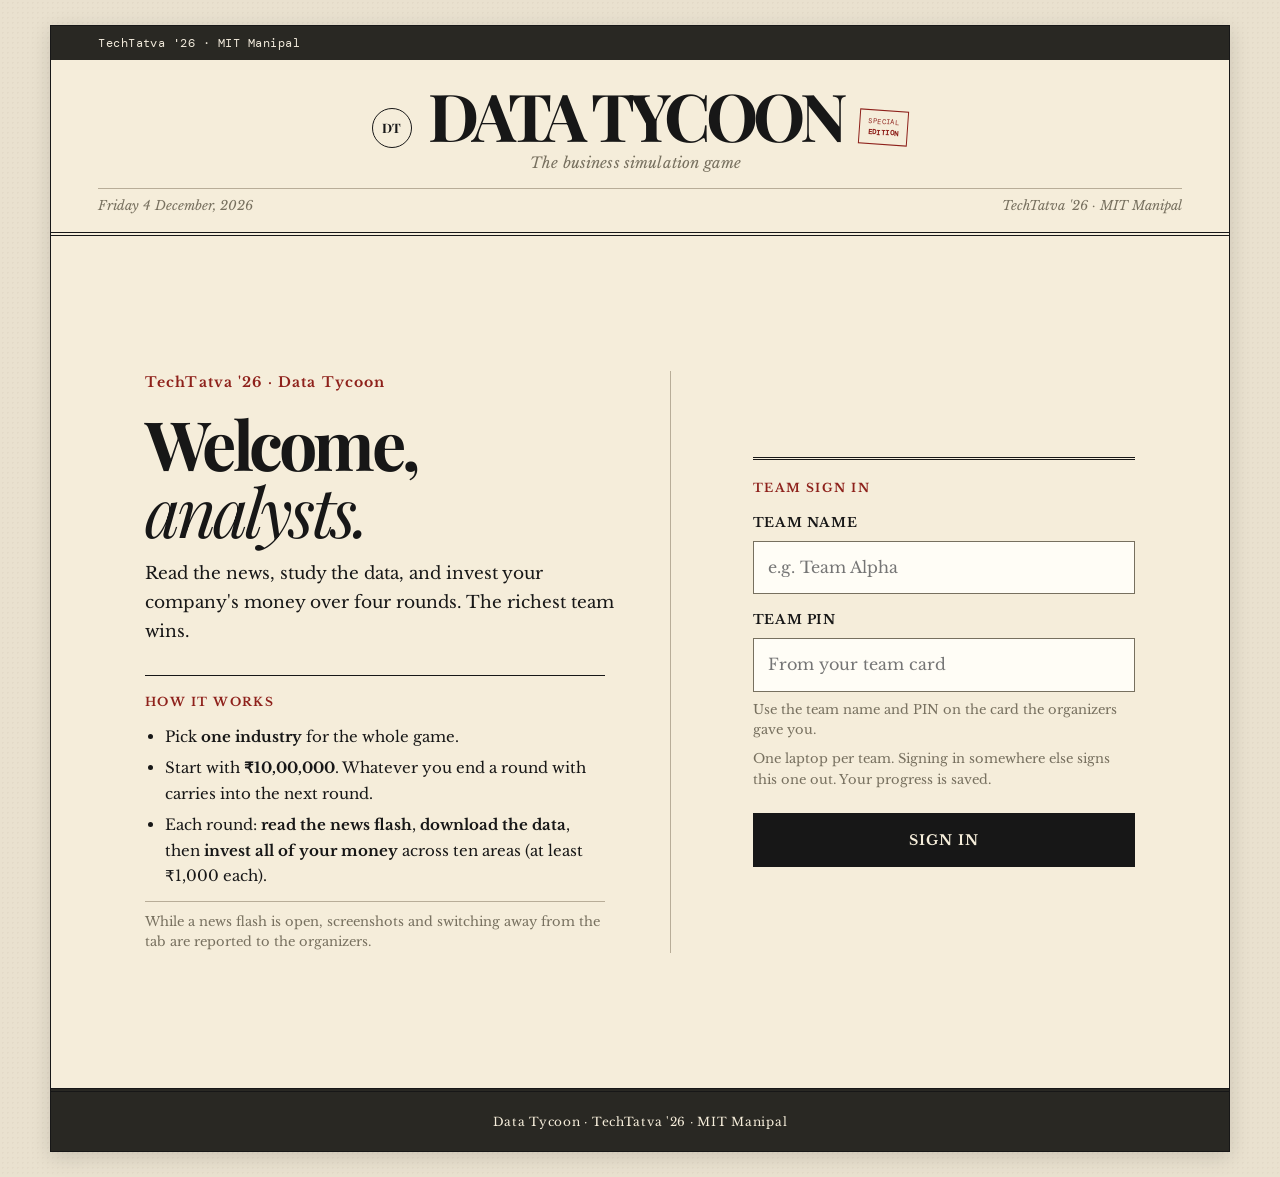
<file: public/index.html>
<!doctype html>
<html lang="en">
<head>
  <meta charset="utf-8" />
  <meta name="viewport" content="width=device-width, initial-scale=1" />
  <meta name="theme-color" content="#f5edda" />
  <meta name="description" content="The Daily Data: read the market news, analyse the data, invest your budget. Data Tycoon, TechTatva '26." />
  <title>The Daily Data | Data Tycoon</title>
  <link rel="icon" href="./favicon.svg" type="image/svg+xml" />
  <link rel="preload" href="./fonts/libre-baskerville-normal-400.woff2" as="font" type="font/woff2" crossorigin />
  <link rel="stylesheet" href="./src/fonts.css?v=90" />
  <link rel="stylesheet" href="./src/styles.css?v=90" />
  <link rel="stylesheet" href="./src/editorial.css?v=90" />
  <link rel="stylesheet" href="./src/gameflow.css?v=90" />
  <link rel="stylesheet" href="./src/newsroom.css?v=90" />
  <script type="module" src="./src/app.js?v=90"></script>
</head>
<body>
  <div class="paper-frame" id="appRoot">
    <div class="utility-bar">
      <span class="utility-event">TechTatva '26 · MIT Manipal</span>
      <span id="utilityStatus" class="utility-status"></span>
      <button id="signOut" class="utility-login" type="button" data-action="sign-out" hidden>Sign out</button>
    </div>
    <header class="masthead">
      <div class="brand-lockup"><span class="brand-seal" aria-hidden="true">DT</span><a class="masthead-link" href="/" data-action="home"><h1>DATA TYCOON</h1><p class="subtitle">The business simulation game</p></a><span class="edition-stamp">SPECIAL<br><b>EDITION</b></span></div>
      <div class="dateline"><span id="datelineDate"></span><span id="datelineEdition">TechTatva '26 · MIT Manipal</span></div>
    </header>
    <div id="statusStrip" class="breaking-strip status-strip" hidden><b>Live</b><div class="ticker" aria-label="Live standings and game settings"><span id="statusText" class="ticker-track"></span></div></div>
    <nav id="steps" class="desk-tabs" aria-label="Game sections" hidden></nav>
    <main id="page" class="page" tabindex="-1">
      <noscript><p class="lead">Data Tycoon needs JavaScript enabled.</p></noscript>
      <p class="press-loading">Loading…</p>
    </main>
    <footer>Data Tycoon · TechTatva '26 · MIT Manipal</footer>
  </div>

  <div id="flash" class="news-overlay" hidden role="dialog" aria-modal="true" aria-labelledby="flashTitle">
    <section class="news-paper flash-document-paper">
      <div class="flash-bar"><span id="flashTitle">News flash</span><span id="flashHint">Time left</span><span id="flashTimer" aria-live="off">05:00</span></div>
      <div class="flash-document-frame" role="document" aria-label="Round flash document"><div id="flashPages" class="flash-pages"></div></div>
      <div id="flashTimerNotice" class="screen-locked">Once you close the flash, it cannot be opened again.</div>
      <button id="flashClose" class="flash-finish-button" type="button" data-action="close-flash">Done reading</button>
    </section>
    <div id="flashShield" class="flash-shield" aria-hidden="true"><p id="flashShieldText">Flash hidden</p></div>
    <div id="flashLeaveCard" class="flash-leave" hidden role="alertdialog" aria-labelledby="flashLeaveTitle">
      <div class="flash-leave-card">
        <span class="article-label">Heads up</span>
        <h2 id="flashLeaveTitle">You left the flash</h2>
        <p>You were away for <b data-away-seconds>a few seconds</b>. Switching tabs or apps, or opening a screenshot tool, while a flash is open is reported to the organizers.</p>
        <p class="leave-note">The timer kept running while you were away.</p>
        <button type="button">Keep reading</button>
      </div>
    </div>
  </div>

  <dialog id="confirmDialog" class="press-dialog">
    <form method="dialog">
      <span class="article-label">Please confirm</span>
      <h2 id="confirmTitle">Are you sure?</h2>
      <p id="confirmBody"></p>
      <div class="dialog-actions">
        <button class="ghost" value="cancel" type="submit">Cancel</button>
        <button id="confirmOk" value="ok" type="submit">Confirm</button>
      </div>
    </form>
  </dialog>
  <div id="toasts" class="toasts" aria-live="polite"></div>
</body>
</html>
</file>
<file: public/src/fonts.css>
/* Self-hosted newspaper fonts (latin subset): Libre Baskerville, Playfair Display, DM Mono. */
@font-face { font-family: "DM Mono"; font-style: normal; font-weight: 400; font-display: swap; src: url("../fonts/dm-mono-normal-400.woff2") format("woff2"); unicode-range: U+0000-00FF, U+0131, U+0152-0153, U+02BB-02BC, U+02C6, U+02DA, U+02DC, U+0304, U+0308, U+0329, U+2000-206F, U+20AC, U+2122, U+2191, U+2193, U+2212, U+2215, U+FEFF, U+FFFD; }
@font-face { font-family: "DM Mono"; font-style: normal; font-weight: 500; font-display: swap; src: url("../fonts/dm-mono-normal-500.woff2") format("woff2"); unicode-range: U+0000-00FF, U+0131, U+0152-0153, U+02BB-02BC, U+02C6, U+02DA, U+02DC, U+0304, U+0308, U+0329, U+2000-206F, U+20AC, U+2122, U+2191, U+2193, U+2212, U+2215, U+FEFF, U+FFFD; }
@font-face { font-family: "Libre Baskerville"; font-style: italic; font-weight: 400; font-display: swap; src: url("../fonts/libre-baskerville-italic-400.woff2") format("woff2"); unicode-range: U+0000-00FF, U+0131, U+0152-0153, U+02BB-02BC, U+02C6, U+02DA, U+02DC, U+0304, U+0308, U+0329, U+2000-206F, U+20AC, U+2122, U+2191, U+2193, U+2212, U+2215, U+FEFF, U+FFFD; }
@font-face { font-family: "Libre Baskerville"; font-style: normal; font-weight: 400; font-display: swap; src: url("../fonts/libre-baskerville-normal-400.woff2") format("woff2"); unicode-range: U+0000-00FF, U+0131, U+0152-0153, U+02BB-02BC, U+02C6, U+02DA, U+02DC, U+0304, U+0308, U+0329, U+2000-206F, U+20AC, U+2122, U+2191, U+2193, U+2212, U+2215, U+FEFF, U+FFFD; }
@font-face { font-family: "Libre Baskerville"; font-style: normal; font-weight: 700; font-display: swap; src: url("../fonts/libre-baskerville-normal-400.woff2") format("woff2"); unicode-range: U+0000-00FF, U+0131, U+0152-0153, U+02BB-02BC, U+02C6, U+02DA, U+02DC, U+0304, U+0308, U+0329, U+2000-206F, U+20AC, U+2122, U+2191, U+2193, U+2212, U+2215, U+FEFF, U+FFFD; }
@font-face { font-family: "Playfair Display"; font-style: italic; font-weight: 400 900; font-display: swap; src: url("../fonts/playfair-display-italic-400-900.woff2") format("woff2"); unicode-range: U+0000-00FF, U+0131, U+0152-0153, U+02BB-02BC, U+02C6, U+02DA, U+02DC, U+0304, U+0308, U+0329, U+2000-206F, U+20AC, U+2122, U+2191, U+2193, U+2212, U+2215, U+FEFF, U+FFFD; }
@font-face { font-family: "Playfair Display"; font-style: normal; font-weight: 400 900; font-display: swap; src: url("../fonts/playfair-display-normal-400-900.woff2") format("woff2"); unicode-range: U+0000-00FF, U+0131, U+0152-0153, U+02BB-02BC, U+02C6, U+02DA, U+02DC, U+0304, U+0308, U+0329, U+2000-206F, U+20AC, U+2122, U+2191, U+2193, U+2212, U+2215, U+FEFF, U+FFFD; }
</file>
<file: public/src/styles.css>
:root{--paper:#f5edda;--paper-dark:#e9e1cf;--ink:#171717;--muted:#77705f;--red:#8e211b;--green:#23652c;--rule:#b8ad98}
*{box-sizing:border-box}body{margin:0;color:var(--ink);font-family:"Libre Baskerville",Georgia,serif;background:radial-gradient(rgba(70,50,25,.035) 1px,transparent 1px),var(--paper-dark);background-size:5px 5px}button,input,select{font:inherit}button{border:1px solid var(--ink);padding:13px 19px;background:var(--ink);color:var(--paper);font-size:11px;font-weight:bold;letter-spacing:.09em;text-transform:uppercase;cursor:pointer;transition:background .16s,color .16s}button:hover:not(:disabled){background:var(--red);border-color:var(--red)}button:disabled{opacity:.45;cursor:not-allowed}.paper-frame{width:min(1180px,94%);min-height:95vh;margin:25px auto;background:var(--paper);border:1px solid var(--ink);box-shadow:0 5px 20px #0002}.masthead{text-align:center;padding:24px 25px 15px;border-bottom:4px double var(--ink)}.edition,.subtitle,.header-line,.eyebrow,.article-label,.live-label{font-size:10px;letter-spacing:.13em;text-transform:uppercase}.edition{margin-bottom:9px}.masthead-link{color:inherit;text-decoration:none}.masthead h1{font-family:"Playfair Display",Georgia,serif;font-size:clamp(42px,8vw,84px);line-height:.95;margin:0;letter-spacing:-.06em}.subtitle{font-size:12px;letter-spacing:.18em;margin:12px 0}.header-line{border-top:1px solid var(--ink);padding-top:8px;display:flex;justify-content:space-between;font-size:9px}.page{padding:clamp(20px,4vw,38px);min-height:440px}.front-page{max-width:680px;margin:auto;text-align:center;padding-top:55px;padding-bottom:55px}.breaking-banner,.article-label,.live-label{color:var(--red);font-weight:bold}.page h2,.page h3,.news-paper h2{font-family:"Playfair Display",Georgia,serif}.front-page h2{font-size:clamp(32px,5vw,46px);margin:17px 0}.lead{font-size:15px;line-height:1.85}.login-form{text-align:left;margin-top:32px;border-top:1px solid var(--ink);padding-top:20px}.login-form label{display:block;margin:15px 0 7px;font-size:11px;font-weight:bold;text-transform:uppercase}.text-input,.driver-row select,.allocation-row input{width:100%;background:transparent;border:1px solid var(--muted);padding:12px;color:var(--ink);border-radius:0}.login-form button{width:100%;margin-top:22px}.section-heading{border-bottom:3px double var(--ink);margin-bottom:24px;padding-bottom:14px}.section-heading h2{font-size:clamp(29px,5vw,48px);margin:7px 0 0}.article-grid{display:grid;grid-template-columns:repeat(3,1fr);gap:18px}.industry-card,.news-article,.results-card,.allocation-section,.market-box{border:1px solid var(--ink);padding:21px}.industry-card{display:flex;flex-direction:column;min-height:305px}.industry-card:nth-child(even),.market-box:nth-child(even){background:#eee5d1}.industry-card h3{font-size:28px;margin:12px 0}.industry-card p,.news-article p,.result-note{font-size:13px;line-height:1.75}.industry-card h4{border-top:1px solid var(--muted);padding-top:12px;margin-bottom:5px;font-size:10px;text-transform:uppercase}.industry-card ul{padding-left:19px;font-size:11px;line-height:1.8;flex:1}.industry-card button{width:100%;margin-top:10px}.news-article h2,.results-card h2{font-size:clamp(27px,4vw,45px);line-height:1.12;margin:11px 0}.news-article h3{margin-top:25px}.chart-wrap{margin:24px 0;padding:17px 0;border-block:1px solid var(--ink)}.chart-title{font-size:10px;font-weight:bold;margin-bottom:15px}.bars{height:190px;display:flex;align-items:end;gap:10px;border-bottom:1px solid var(--ink);padding:0 8px}.bar{flex:1;background:var(--red);min-height:10px}.chart-labels{display:flex;justify-content:space-between;font-size:9px;margin-top:8px}.columns{display:grid;grid-template-columns:1fr 1fr;gap:18px;margin:20px 0}.market-box h3{font:700 11px "Libre Baskerville",Georgia,serif;border-bottom:1px solid var(--ink);padding-bottom:10px;letter-spacing:.08em}.market-box p{font-size:12px}.large-value{display:block;font:700 30px "Playfair Display",Georgia,serif;margin:10px 0}.driver-row{border-top:1px solid var(--muted);padding:16px 0}.driver-row h3{font-size:19px;margin:0 0 12px}.radio-row{display:flex;gap:20px;margin-top:11px;font-size:11px}.radio-row label{display:flex;align-items:center;gap:6px}.allocation-section{margin-top:20px}.allocation-section h2{font-size:30px;margin:10px 0 23px}.allocation-row{display:grid;grid-template-columns:1fr 110px 20px;gap:10px;align-items:center;border-bottom:1px solid var(--muted);padding:9px 0}.allocation-row label{font-size:12px}.allocation-row input{text-align:right;padding:8px}.total{margin:18px 0;font-weight:bold;font-size:13px}.total.valid{color:var(--green)}.total.invalid,.error{color:var(--red)}.result-highlight{background:#ded3bd;border:1px solid var(--muted);padding:22px;margin:22px 0}.result-highlight span{display:block;font-size:10px;text-transform:uppercase;letter-spacing:.1em}.result-highlight strong{display:block;font:700 40px "Playfair Display",Georgia,serif;margin-top:8px}.table-scroll{overflow-x:auto}table{width:100%;border-collapse:collapse;margin:18px 0;font-size:11px}th,td{border-bottom:1px solid var(--muted);padding:11px 8px;text-align:left}th{background:#ded3bd;font-size:9px;text-transform:uppercase}footer{border-top:4px double var(--ink);padding:17px;text-align:center;font-size:9px;letter-spacing:.1em}.news-overlay{position:fixed;inset:0;z-index:99;display:grid;place-items:center;padding:clamp(12px,4vw,36px);background:rgba(18,17,15,.94);overscroll-behavior:contain}.news-overlay[hidden]{display:none}.news-paper{width:min(940px,100%);max-height:94vh;overflow:auto;background:var(--paper);padding:clamp(20px,5vw,48px);border:6px double var(--ink);box-shadow:0 20px 80px #0008}.flash-bar{display:flex;justify-content:space-between;gap:12px;background:var(--red);color:var(--paper);padding:13px 17px;font-weight:bold;font-size:clamp(12px,2vw,18px);letter-spacing:.1em}.flash-bar span:last-child{font-variant-numeric:tabular-nums;font-size:1.25em}.news-paper h2{font-size:clamp(34px,7vw,70px);line-height:1.02;margin:15px 0}.event-subheadline{font:700 clamp(15px,2vw,19px) "Libre Baskerville",Georgia,serif;line-height:1.5}.event-story{font-size:clamp(14px,1.8vw,17px);line-height:1.9;max-width:780px}.event-meta{display:grid;grid-template-columns:1fr 1fr;gap:15px;border-top:1px solid var(--ink);border-bottom:1px solid var(--ink);padding:14px 0;margin-top:24px;font-size:11px;line-height:1.6}.screen-locked{text-align:center;color:var(--red);font-size:11px;font-weight:bold;letter-spacing:.15em;margin-top:25px}@media(max-width:800px){.article-grid{grid-template-columns:repeat(2,1fr)}.page{padding:23px}}@media(max-width:560px){.paper-frame{width:100%;margin:0;border-inline:0}.masthead{padding:20px 14px}.header-line{font-size:7px}.page{padding:16px}.article-grid,.columns{grid-template-columns:1fr}table{white-space:nowrap}.allocation-row{grid-template-columns:1fr 75px 13px}.news-paper{border-width:4px}.event-meta{grid-template-columns:1fr}.bars{gap:6px}}
.anti-cheat-cover::after{content:"RETURN TO THE DATA TYCOON TAB TO CONTINUE THE FLASH";position:fixed;inset:0;z-index:1000;display:grid;place-items:center;padding:24px;background:#111;color:#f5eedf;text-align:center;font:700 15px "Libre Baskerville",Georgia,serif;letter-spacing:.12em}.anti-cheat-cover #appRoot,.anti-cheat-cover #newsOverlay{visibility:hidden}
</file>
<file: public/src/editorial.css>
/* A quieter editorial masthead, blending both newspaper references. */
.utility-bar{display:flex;justify-content:space-between;gap:12px;padding:8px 4%;background:#292823;color:#f1eadb;font:8px "DM Mono",monospace;letter-spacing:.11em}
.utility-bar .utility-login{margin:-8px -4% -8px 0;border:0;border-left:1px solid #625f55;background:transparent;color:#f1eadb;padding:8px 4%;font:700 8px "DM Mono",monospace;letter-spacing:.1em;white-space:nowrap}
.utility-bar .utility-login:hover{background:var(--red)}
.masthead{padding:16px 4% 13px}
.mast-meta,.mast-motto{display:flex;justify-content:space-between;gap:12px;color:var(--muted);font:8px "DM Mono",monospace;letter-spacing:.08em}
.brand-lockup{display:flex;align-items:center;justify-content:center;gap:16px;padding:10px 0 13px}
.brand-seal{width:40px;height:40px;border:1.5px solid var(--ink);border-radius:50%;display:grid;place-items:center;font:700 13px "Playfair Display",serif}
.brand-lockup h1{font-size:clamp(38px,7vw,72px);letter-spacing:-.07em}
.brand-lockup .subtitle{font:8px "DM Mono",monospace;letter-spacing:.11em;margin:8px 0 0}
.edition-stamp{border:1px solid var(--red);color:var(--red);padding:6px 8px;transform:rotate(4deg);font:7px/1.5 "DM Mono",monospace;letter-spacing:.06em}
.mast-motto{border-top:1px solid var(--rule);padding-top:9px}
.breaking-strip{display:flex;align-items:center;gap:14px;overflow:hidden;border-block:3px double var(--ink);background:#e4ddce;padding:0 4%;min-height:33px;font:8px "DM Mono",monospace;letter-spacing:.09em;white-space:nowrap}
.breaking-strip b{align-self:stretch;display:flex;align-items:center;background:var(--red);color:var(--paper);padding:0 12px;margin-left:-4%;letter-spacing:.12em}
.front-page{max-width:990px;display:grid;grid-template-columns:1.1fr .8fr;align-items:center;gap:clamp(28px,7vw,82px);padding-top:clamp(45px,8vw,95px);padding-bottom:clamp(45px,8vw,95px);text-align:left}
.front-copy{border-right:1px solid var(--rule);padding-right:clamp(20px,5vw,55px)}
.front-copy h2{font-size:clamp(42px,6vw,70px);line-height:.98;letter-spacing:-.055em}
.front-copy h2 em{font-weight:400}
.front-note{border-top:1px solid var(--ink);margin-top:28px;padding-top:12px;max-width:420px}
.front-note p{font-size:12px;line-height:1.7;margin-bottom:0}
.front-note .monitoring-notice{margin-top:12px;padding-top:10px;border-top:1px solid var(--rule);color:var(--muted);font-size:10px;line-height:1.55}
.login-form{border-top:3px double var(--ink);padding-top:18px;margin:0}
.login-form .eyebrow{font:8px "DM Mono",monospace;line-height:1.6;color:var(--muted)}
.article-grid{grid-template-columns:repeat(2,minmax(0,1fr));gap:12px}
.industry-card{min-height:0;padding:18px 20px}
.industry-card h3{font-size:25px}
.section-heading{margin-bottom:20px}
.section-heading h2{letter-spacing:-.025em}
footer{background:#292823;color:var(--paper)}
@media(max-width:700px){.front-page{grid-template-columns:1fr;gap:25px;padding-top:38px;padding-bottom:38px}.front-copy{border-right:0;border-bottom:1px solid var(--rule);padding:0 0 22px}.front-note{margin-top:18px}.article-grid{grid-template-columns:1fr}.brand-seal,.edition-stamp{display:none}}
@media(max-width:460px){.utility-bar{font-size:7px}.utility-bar span:last-child{display:none}.utility-bar .utility-login{margin:-8px -4% -8px 0;padding-inline:10px;font-size:7px}.masthead{padding-inline:14px}.mast-meta,.mast-motto{font-size:7px}.mast-meta span:first-child,.mast-motto span:last-child{display:none}.brand-lockup h1{font-size:38px}.breaking-strip{font-size:7px}}
</file>
<file: public/src/gameflow.css>
.intro-copy{max-width:690px;font-size:14px;line-height:1.75;margin:0 0 22px}
.phasebar{display:flex;align-items:center;justify-content:space-between;gap:18px;border-block:3px double var(--ink);padding:12px 0;margin:2px 0 25px}
.phasebar .phaselist{display:flex;flex-wrap:wrap;gap:12px 19px;font:8px "DM Mono",monospace;letter-spacing:.06em;color:#a39b8b}
.phasebar .phaselist span.now,.phasebar .phaselist .phase-nav.now{color:var(--red);font-weight:700}
.phasebar .phaselist span.done,.phasebar .phaselist .phase-nav.done{color:var(--ink)}
.phasebar .phaselist .phase-nav{border:0;padding:0;background:transparent;color:inherit;font:inherit;letter-spacing:inherit;text-transform:none}
.phasebar .phaselist .phase-nav:hover{background:transparent;color:var(--red)}
.phase-edition{font:8px "DM Mono",monospace;letter-spacing:.1em;color:var(--muted);white-space:nowrap}
.selection-strip{display:flex;justify-content:space-between;align-items:center;gap:18px;border-block:1px solid var(--rule);padding:12px 0;margin-bottom:18px}
.selection-strip>div{display:grid;gap:5px}.selection-strip strong{font:700 10px "DM Mono",monospace;letter-spacing:.08em}.selection-strip span{font:8px "DM Mono",monospace;color:var(--muted);letter-spacing:.05em}
.industry-seats{margin-top:auto!important;padding:8px 0;border-top:1px solid var(--rule);font:700 11px "DM Mono",monospace;color:var(--green);letter-spacing:.03em}
.round-wait-message{font:700 14px "DM Mono",monospace;color:var(--red);margin:0 0 14px;font-variant-numeric:tabular-nums}
.editorial-choice{position:relative;border-color:#9d9585;background:#f4edde;transition:background .15s,border-color .15s}
.editorial-choice:hover,.editorial-choice.selected{background:#e9e1cf;border-color:var(--red)}
.choice-topline{display:flex;align-items:center;gap:10px;border-bottom:1px solid var(--rule);padding-bottom:10px}
.choice-number{font:700 20px "Playfair Display",serif;color:var(--red)}
.editorial-choice h3{margin:14px 0 9px}
.editorial-choice>p{min-height:58px}
.choice-brief{display:grid;grid-template-columns:1fr;gap:5px;border-top:1px solid var(--rule);padding-top:11px;margin:17px 0 12px}
.choice-brief b{font:700 14px "Playfair Display",serif}.choice-signal{font:8px "DM Mono",monospace;letter-spacing:.06em;color:var(--muted)}
.choice-button{width:100%}
.market-tape{display:grid;grid-template-columns:repeat(4,minmax(0,1fr));border-block:3px double var(--ink);background:#e5decc;margin:0 0 22px}
.market-tape>div{padding:12px 14px;border-right:1px solid var(--rule)}.market-tape>div:last-child{border:0}
.market-tape small,.market-company small{display:block;font:8px "DM Mono",monospace;letter-spacing:.07em;color:var(--muted)}
.market-tape b{display:block;margin-top:6px;font:700 11px "DM Mono",monospace}
.analysis-grid{display:grid;grid-template-columns:1.1fr .9fr;gap:18px}
.analysis-card,.standing-order{border:1px solid #9d9585;padding:clamp(17px,2.5vw,24px);background:#f4edde}
.analysis-card h2{font-size:clamp(23px,3vw,34px);line-height:1.05;margin:10px 0}
.analysis-card h3,.standing-order h3{font:700 22px "Playfair Display",Georgia,serif;margin:9px 0}
.analysis-card p,.standing-order p{font-size:12px;line-height:1.7}
.chart-heading{display:flex;justify-content:space-between;gap:10px;border-top:1px solid var(--rule);padding-top:12px;margin-top:20px;font:8px "DM Mono",monospace;letter-spacing:.08em}
.chart-heading span{color:var(--muted)}
.archive-chart{display:block;width:100%;height:auto;margin:8px 0 12px;overflow:visible}
.chart-rule{stroke:#b8ad98;stroke-width:1}.chart-fill{fill:#a73832;opacity:.1}.chart-line{fill:none;stroke:#a73832;stroke-width:3}.chart-dot{fill:#a73832}.chart-axis{font:10px "DM Mono",monospace;fill:#77705f}
.market-readout{display:grid;grid-template-columns:repeat(3,1fr);border-top:1px solid var(--rule);padding-top:12px;gap:8px}
.market-readout>div{border:0;padding:0}.market-readout small{font:7px "DM Mono",monospace;color:var(--muted)}.market-readout b{display:block;font:700 12px "DM Mono",monospace;margin-top:5px}
.metric-list{border-top:1px solid var(--rule);margin:13px 0 18px}.metric-list>div{display:flex;justify-content:space-between;gap:15px;padding:10px 0;border-bottom:1px solid var(--rule);font:10px "DM Mono",monospace}.metric-list span{color:var(--muted)}.metric-list b{text-align:right}
.analysis-card blockquote{margin:17px 0 0;border-left:3px solid var(--red);padding:5px 12px;font:italic 15px "Playfair Display",serif}
.analysis-bottom{display:grid;grid-template-columns:1fr .8fr;gap:18px;margin-top:18px}
.standing-order{background:#e5decc;border-top:3px solid var(--red)}
.game-market-grid{display:grid;grid-template-columns:.72fr 1.28fr;align-items:start;gap:18px}
.company-chart-card{border:1px solid #9d9585;background:#f4edde;padding:18px 22px;margin:0 0 18px;border-top:3px solid var(--muted)}
.company-chart-card.up{border-top-color:#23652c}.company-chart-card.down{border-top-color:var(--red)}
.chart-card-head{display:flex;justify-content:space-between;align-items:flex-end;gap:20px}
.chart-card-head h3{font:700 19px "Playfair Display",serif;margin:5px 0 0}
.chart-current{text-align:right;display:grid;gap:3px}.chart-current small{font:8px "DM Mono",monospace;color:var(--muted);letter-spacing:.08em}.chart-current b{font:700 18px "Playfair Display",serif}.chart-current span{font:700 9px "DM Mono",monospace}
.trend-up{color:#23652c}.trend-down{color:var(--red)}.trend-flat{color:var(--muted)}
.value-chart{width:100%;height:auto;display:block;margin-top:10px;overflow:visible}
.value-area{fill:#77705f;opacity:.08}.company-chart-card.up .value-area{fill:#23652c;opacity:.12}.company-chart-card.down .value-area{fill:var(--red);opacity:.1}
.value-line{fill:none;stroke:#77705f;stroke-width:3}.company-chart-card.up .value-line{stroke:#23652c}.company-chart-card.down .value-line{stroke:var(--red)}
.value-dot{fill:#77705f}.company-chart-card.up .value-dot{fill:#23652c}.company-chart-card.down .value-dot{fill:var(--red)}
.chart-caption{font:9px "DM Mono",monospace;color:var(--muted);margin:2px 0 0}
.market-report h3{font:700 23px "Playfair Display",serif;margin:10px 0}
.market-company{border-top:3px double var(--ink);padding-top:13px;margin-top:20px}
.market-company>b{display:block;font:700 18px "Playfair Display",serif;margin-top:7px}
.market-company>strong{font:700 28px "Playfair Display",serif}
.market-company p{font:9px "DM Mono",monospace;color:var(--muted);margin-bottom:5px}
.allocation-section{margin:0;border:1px solid #9d9585;padding:clamp(17px,2.5vw,24px)}
.allocation-section h2{font-size:clamp(25px,3.4vw,38px);margin:10px 0}
.allocation-intro{font-size:11px;line-height:1.65;color:#5f594d;max-width:600px}
.alloc-table{margin:12px 0}.alloc-table th{background:transparent}.alloc-table td{background:transparent;padding:10px 8px}.alloc-table td:first-child{font:700 13px "Playfair Display",serif}.alloc-table td:first-child small{display:block;font:8px "DM Mono",monospace;font-weight:400;color:var(--muted);margin-top:4px}.cap-note{font:8px "DM Mono",monospace;color:var(--muted);white-space:nowrap}.allocation-input-cell{text-align:right;white-space:nowrap}.allocation-input-cell input{width:76px;padding:9px;text-align:right;background:#fbf7ec;border:1px solid #958c7a;font:700 14px "DM Mono",monospace}.allocation-input-cell span{font:10px "DM Mono",monospace;margin-left:4px}
.align-right{text-align:right}.total{border-top:2px solid var(--ink);padding-top:13px;font:700 10px "DM Mono",monospace;letter-spacing:.04em}
.admin-desk{margin-top:20px;border-top:1px solid var(--rule);padding-top:12px}.admin-desk summary{font:8px "DM Mono",monospace;letter-spacing:.1em;color:var(--muted);cursor:pointer}.admin-desk p{font-size:10px}.event-buttons{display:flex;flex-wrap:wrap;gap:7px}.event-buttons button{font-size:8px;padding:9px 11px}
.visually-hidden{position:absolute;width:1px;height:1px;padding:0;margin:-1px;overflow:hidden;clip:rect(0,0,0,0);white-space:nowrap;border:0}
.flash-bar{display:grid;grid-template-columns:1fr auto 1fr;align-items:center;gap:14px;background:#a73832;color:#fff3e1;padding:11px 18px;font:700 9px "DM Mono",monospace;letter-spacing:.12em}
.flash-bar span:nth-child(2){text-align:center}.flash-bar span:last-child{text-align:right;font-size:18px;font-variant-numeric:tabular-nums}
.flash-body{padding:clamp(20px,4vw,38px)}
.flash-body h2{font:700 clamp(32px,5vw,64px)/.95 "Libre Baskerville",Georgia,serif;letter-spacing:-.05em;margin:8px 0 15px}
.flash-body .event-subheadline{font:italic 17px/1.5 "Playfair Display",serif;border-bottom:1px solid var(--rule);padding-bottom:15px}
.flash-columns{column-count:2;column-gap:28px;font-size:13px;line-height:1.75}.flash-columns p{margin:0 0 12px;break-inside:avoid}
.flash-side{display:grid;grid-template-columns:1fr 1fr;gap:20px;border-top:3px solid var(--ink);padding-top:15px;margin-top:18px}
.flash-side section+section{border-left:1px solid var(--rule);padding-left:20px}
.flash-side h3{font:700 8px "DM Mono",monospace;letter-spacing:.12em}.flash-side p{font-size:10px;line-height:1.7}
.screen-locked{border-top:1px solid var(--rule);padding-top:16px;margin-top:17px;font:700 9px "DM Mono",monospace;letter-spacing:.15em}
.news-paper{max-height:94vh;overflow-y:auto}
.news-paper.flash-document-paper{height:94vh;max-height:94vh;overflow:hidden;display:flex;flex-direction:column;padding:clamp(10px,2vw,22px)}
.flash-document-frame{display:block;flex:1 1 auto;width:100%;min-height:0;margin-top:12px;border:1px solid var(--rule);background:#fff;overflow:auto;overscroll-behavior:contain}
.flash-rendered-page{display:grid;place-items:center;min-height:70vh;padding:10px;background:#fff;border-bottom:1px solid var(--rule);color:var(--muted);font:10px "DM Mono",monospace}
.flash-rendered-page canvas{display:block;max-width:100%;height:auto;box-shadow:0 2px 12px #29282322}
.flash-document-paper .screen-locked{flex:0 0 auto;text-align:center;margin:10px 0 0;padding-top:10px}
.flash-finish-button{align-self:center;margin-top:10px;background:#23652c;border-color:#23652c}
.flash-document-paper,.flash-document-paper *{-webkit-user-select:none;user-select:none;-webkit-touch-callout:none}
.event-launcher{border-block:3px double var(--ink);background:#e5decc;padding:12px 14px;margin:0 0 18px}
.event-launcher-head{display:flex;justify-content:space-between;align-items:center;gap:12px;margin-bottom:9px}
.event-launcher-head>span:last-child{font:8px "DM Mono",monospace;letter-spacing:.08em;color:var(--muted)}
.event-launcher-grid{display:grid;grid-template-columns:repeat(5,minmax(0,1fr));gap:7px}
.event-launch-button{min-width:0;min-height:65px;text-align:left;padding:9px 10px;background:#292823;border-color:#292823;display:flex;flex-direction:column;justify-content:center;gap:5px}
.event-launch-button span{font:700 7px "DM Mono",monospace;letter-spacing:.09em;color:#e3c6a8}
.event-launch-button b{font:700 8px/1.35 "DM Mono",monospace;display:-webkit-box;-webkit-line-clamp:2;-webkit-box-orient:vertical;overflow:hidden}
.event-launch-button:hover{background:var(--red)}
@media(max-width:850px){.analysis-grid,.game-market-grid{grid-template-columns:1fr}.analysis-bottom{grid-template-columns:1fr}.market-tape{grid-template-columns:repeat(2,1fr)}.market-tape>div:nth-child(2){border-right:0}.market-tape>div:nth-child(-n+2){border-bottom:1px solid var(--rule)}}
@media(max-width:850px){.event-launcher-grid{grid-template-columns:repeat(3,minmax(0,1fr))}}
@media(max-width:620px){.phasebar{align-items:flex-start;flex-direction:column}.phasebar .phaselist{gap:9px 13px}.phase-edition{align-self:flex-end}.selection-strip{align-items:flex-start;flex-direction:column}.market-tape{grid-template-columns:1fr 1fr}.market-tape>div{padding:10px}.flash-columns{column-count:1}.flash-side{grid-template-columns:1fr}.flash-side section+section{border-left:0;border-top:1px solid var(--rule);padding:12px 0 0}.flash-bar{grid-template-columns:1fr auto}.flash-bar span:nth-child(2){grid-column:1;grid-row:2;text-align:left}.flash-bar span:last-child{grid-column:2;grid-row:1/3}.cap-note{display:none}.allocation-input-cell input{width:64px}.company-chart-card{padding:14px}.chart-card-head h3{font-size:16px}.event-launcher-grid{grid-template-columns:repeat(2,minmax(0,1fr))}.event-launcher-head{align-items:flex-start;flex-direction:column;gap:3px}}
</file>
<file: public/src/newsroom.css>
/* Readability layer on top of the original newspaper theme (styles.css,
   editorial.css, gameflow.css). Keeps the paper, ink, red and serif look,
   but raises the tiny 7-9px labels to readable sizes, adds breathing room,
   and styles the step tabs, next-step bulletin and integrity screens. */

[hidden] { display: none !important; }
:focus-visible { outline: 2px solid var(--red); outline-offset: 2px; }

body { font-size: 16px; line-height: 1.6; }
.page { padding: clamp(20px, 4vw, 40px); }
.page > * + * { margin-top: 0; }

/* Buttons: same ink-and-red style, larger text */
button { font-size: 13px; letter-spacing: 0.07em; padding: 13px 20px; }
button.ghost { background: transparent; color: var(--ink); }
button.ghost:hover:not(:disabled) { background: var(--ink); border-color: var(--ink); color: var(--paper); }

/* Shared labels */
.eyebrow, .article-label, .live-label { font-size: 12px; letter-spacing: 0.12em; }
.section-heading { margin-bottom: 22px; padding-bottom: 12px; }
.section-heading h2 { font-size: clamp(30px, 4.6vw, 46px); letter-spacing: -0.02em; }
.intro-copy { font-size: 16px; line-height: 1.7; max-width: 720px; margin: 0 0 20px; }
.press-loading { text-align: center; padding: 80px 0; font: 15px "DM Mono", monospace; color: var(--muted); }

/* Top of page */
.utility-bar { font: 12px "DM Mono", monospace; letter-spacing: 0.04em; padding: 9px 4%; align-items: center; }
.utility-bar .utility-login { font: 600 12px "DM Mono", monospace; letter-spacing: 0.06em; padding: 9px 4%; margin: -9px -4% -9px 0; }
.utility-status { display: inline-flex; align-items: center; gap: 8px; }
.utility-status .live-dot { width: 8px; height: 8px; border-radius: 50%; background: #7fc48a; box-shadow: 0 0 0 3px rgba(127, 196, 138, 0.25); }
.utility-status.offline .live-dot { background: #e0a43a; animation: wire-blink 1s infinite alternate; }
.utility-status .utility-team { color: #c9c1b0; }
@keyframes wire-blink { to { opacity: 0.25; } }
.masthead { padding: 20px 4% 18px; }
.brand-lockup { padding: 4px 0 2px; }
.brand-lockup h1 { font-size: clamp(40px, 6.4vw, 66px); }
.brand-lockup .subtitle { font: italic 15px "Libre Baskerville", Georgia, serif; letter-spacing: 0.01em; margin: 6px 0 0; color: var(--muted); }
.status-strip { font: 13px "DM Mono", monospace; letter-spacing: 0.02em; min-height: 40px; gap: 18px; flex-wrap: nowrap; }
.status-strip b:first-child { font-size: 12px; letter-spacing: 0.08em; text-transform: uppercase; }
#statusText { display: flex; gap: 22px; overflow: hidden; }
#statusText b { color: var(--ink); }
#statusText span { color: #5c574c; white-space: nowrap; }
footer { font-size: 12px; letter-spacing: 0.06em; padding: 20px; }

/* Step tabs */
.desk-tabs { border-bottom: 3px double var(--ink); background: #efe7d4; padding: 12px 4%; }
.desk-tabs-inner { display: grid; grid-template-columns: repeat(4, minmax(0, 1fr)); gap: 10px; }
.desk-tab {
  display: flex;
  align-items: center;
  gap: 12px;
  min-height: 62px;
  padding: 10px 14px;
  text-align: left;
  text-transform: none;
  letter-spacing: 0;
  background: var(--paper);
  color: var(--ink);
  border: 1px solid #9d9585;
  font-weight: 400;
}
.desk-tab:hover:not(:disabled) { background: #e9e1cf; border-color: var(--red); color: var(--ink); }
.desk-tab:disabled { opacity: 0.55; background: transparent; }
.desk-tab.current { background: #e9e1cf; border-color: var(--red); box-shadow: inset 0 -3px 0 var(--red); }
.desk-tab-number {
  flex: none;
  display: grid;
  place-items: center;
  width: 32px;
  height: 32px;
  border: 1.5px solid var(--ink);
  border-radius: 50%;
  font: 700 15px "Playfair Display", Georgia, serif;
}
.desk-tab.current .desk-tab-number { background: var(--red); border-color: var(--red); color: var(--paper); }
.desk-tab.done .desk-tab-number { background: var(--green); border-color: var(--green); color: var(--paper); font-size: 14px; }
.desk-tab-text { display: grid; gap: 2px; min-width: 0; }
.desk-tab-text strong { font: 700 15px "Libre Baskerville", Georgia, serif; white-space: nowrap; }
.desk-tab-text small { font-size: 13px; color: var(--muted); white-space: nowrap; overflow: hidden; text-overflow: ellipsis; }
.desk-tab.current .desk-tab-text small { color: var(--red); }

/* Next-step bulletin */
.next-bulletin { display: grid; grid-template-columns: 1fr auto; align-items: center; gap: 4px 20px; border: 1px solid var(--ink); border-left: 6px solid var(--red); background: #fbf7ec; padding: 16px 20px; margin: 0 0 28px; }
.next-bulletin-label { grid-column: 1; font: 600 12px "DM Mono", monospace; letter-spacing: 0.12em; text-transform: uppercase; color: var(--red); }
.next-bulletin-body { grid-column: 1; }
.next-bulletin-body h3 { font: 700 24px "Playfair Display", Georgia, serif; margin: 2px 0 4px; }
.next-bulletin-body p { margin: 0; font-size: 15px; line-height: 1.6; color: #4d483e; }
.next-bulletin-body b[data-countdown] { font-family: "DM Mono", monospace; color: var(--red); }
.next-bulletin-action { grid-column: 2; grid-row: 1 / span 2; }
.next-bulletin-action button { white-space: nowrap; padding: 14px 22px; }

/* Round: summary tape */
.market-tape { margin-bottom: 26px; }
.market-tape > div { padding: 14px 16px; }
.market-tape small { font: 600 12px "DM Mono", monospace; letter-spacing: 0.06em; text-transform: uppercase; color: var(--muted); }
.market-tape b { font: 700 22px "Playfair Display", Georgia, serif; margin-top: 4px; }
.market-tape em { display: block; font-style: normal; font-size: 13px; color: var(--muted); margin-top: 2px; }

/* Round: the three steps */
.desk-section { margin: 0 0 22px; }
.step-head { display: flex; align-items: center; gap: 14px; margin-bottom: 10px; }
.step-badge { flex: none; display: grid; place-items: center; width: 38px; height: 38px; border-radius: 50%; border: 1.5px solid var(--ink); font: 700 17px "Playfair Display", Georgia, serif; background: var(--paper); }
.step-head.current .step-badge { background: var(--red); border-color: var(--red); color: var(--paper); }
.step-head.done .step-badge { background: var(--green); border-color: var(--green); color: var(--paper); }
.step-title { flex: 1; min-width: 0; }
.step-kicker { display: block; font: 600 12px "DM Mono", monospace; letter-spacing: 0.08em; text-transform: uppercase; color: var(--muted); }
.step-title h3 { font: 700 24px "Playfair Display", Georgia, serif; margin: 0; line-height: 1.2; }
.step-state { flex: none; padding: 4px 10px; border: 1px solid currentColor; font: 600 12px "DM Mono", monospace; letter-spacing: 0.04em; color: var(--muted); }
.step-head.current .step-state { color: var(--red); }
.step-head.done .step-state { color: var(--green); }
.flash-callout, .dataset-callout { padding: 22px 24px; text-align: left; }
.flash-callout p, .dataset-callout p { font-size: 15px; line-height: 1.65; color: #4d483e; margin: 0 0 16px 52px; max-width: none; }
.flash-callout button, .dataset-callout button { margin-left: 52px; }
.flash-callout { border: 2px solid var(--red); background: #fdf2f0; }
.flash-callout.done { border-color: var(--green); background: #f0f5ec; }
.flash-callout button.primary-red { background: var(--red); border-color: var(--red); color: #fff; padding: 15px 28px; font-size: 14px; }
.flash-callout button.primary-red:hover:not(:disabled) { background: var(--ink); border-color: var(--ink); }
.dataset-callout.locked { opacity: 0.7; }

/* Allocation */
.allocation-section { padding: 22px 24px; }
.allocation-intro { font-size: 15px; line-height: 1.7; color: #4d483e; max-width: 760px; margin: 4px 0 16px 52px; }
.alloc-tools { display: flex; justify-content: space-between; align-items: center; gap: 12px; flex-wrap: wrap; margin-left: 52px; }
.alloc-tools .hint { font-size: 13px; color: var(--muted); }
.alloc-tools button { padding: 9px 14px; font-size: 12px; }
.alloc-table { font-size: 14px; }
.alloc-table th { font: 600 12px "DM Mono", monospace; letter-spacing: 0.06em; text-transform: uppercase; color: var(--muted); padding: 10px 8px; }
.alloc-table td { padding: 12px 8px; vertical-align: middle; }
.alloc-table td:first-child { font: inherit; }
.alloc-param strong { display: block; font: 700 16px "Playfair Display", Georgia, serif; }
.alloc-param small { display: block; color: var(--muted); font-size: 12.5px; margin-top: 2px; }
.alloc-rule { font-size: 14px; color: var(--muted); white-space: nowrap; }
.alloc-rule [data-share] { color: var(--ink); font: 700 15px "DM Mono", monospace; }
.allocation-input-cell { white-space: nowrap; }
.allocation-input-cell .rupee { font: 700 16px "DM Mono", monospace; margin-right: 6px; }
.allocation-input-cell input {
  width: 150px;
  padding: 11px 12px;
  text-align: right;
  background: #fffdf6;
  border: 1px solid #958c7a;
  font: 700 17px "DM Mono", monospace;
  color: var(--ink);
  border-radius: 0;
}
.allocation-input-cell input:focus { border-color: var(--red); outline: none; box-shadow: 0 0 0 3px rgba(142, 33, 27, 0.15); }
.allocation-input-cell input:disabled { background: #ece4d2; color: var(--muted); }
.allocation-input-cell input.invalid { border-color: var(--red); background: #fdf2f0; }
.fill-rest { margin-left: 8px; padding: 9px 10px; background: transparent; color: #5c574c; border: 1px solid #b8ad98; font: 600 12px "DM Mono", monospace; letter-spacing: 0.02em; text-transform: none; vertical-align: middle; }
.fill-rest:hover:not(:disabled) { background: var(--ink); color: var(--paper); border-color: var(--ink); }
.alloc-totals { background: #e9e1cf; border: 1px solid var(--ink); padding: 16px 18px; margin: 18px 0 12px; font: 15px "DM Mono", monospace; }
.alloc-totals div { display: flex; justify-content: space-between; margin-bottom: 6px; }
.alloc-totals div:last-child { border-top: 1px solid var(--rule); padding-top: 8px; margin-bottom: 0; font-size: 18px; font-weight: 700; }
.alloc-totals .over { color: var(--red); }
.alloc-totals .exact { color: var(--green); }
.total { border-top: 0; padding-top: 0; margin: 6px 0 0; font: 700 15px "Libre Baskerville", Georgia, serif; letter-spacing: 0; }
.submit-round { width: 100%; padding: 18px; font-size: 15px; margin-top: 14px; }
.notice-card { text-align: center; padding: 28px; }
.notice-card h3 { font: 700 26px "Playfair Display", Georgia, serif; margin: 0 0 10px; }
.notice-card p { font-size: 15px; line-height: 1.7; margin: 0 auto 16px; max-width: 560px; }

/* Value chart */
.company-chart-card { padding: 20px 24px; }
.company-chart-card .article-label { font-size: 12px; }
.chart-card-head h3 { font-size: 22px; }
.chart-current small { font: 12px "DM Mono", monospace; letter-spacing: 0.04em; }
.chart-current b { font-size: 24px; }
.chart-current span { font: 600 13px "DM Mono", monospace; }
.chart-axis { font: 13px "DM Mono", monospace; fill: #5c574c; }
.chart-value { font: 700 13px "DM Mono", monospace; fill: var(--ink); }

/* Results */
.results-card { padding: 24px; }
.result-highlight { margin: 0 0 20px; padding: 22px 24px; }
.result-figures { display: grid; grid-template-columns: repeat(3, minmax(0, 1fr)); gap: 18px; }
.result-figures span { font: 600 12px "DM Mono", monospace; letter-spacing: 0.06em; text-transform: uppercase; color: #5c574c; }
.result-figures strong { display: block; font: 700 34px "Playfair Display", Georgia, serif; margin-top: 4px; }
.result-figures em { display: block; font-style: normal; font-size: 13px; color: var(--muted); }
.result-figures .profit-up { color: var(--green); }
.result-figures .profit-down { color: var(--red); }
.result-notes { font-size: 14px; margin: 14px 0 0; color: #4d483e; }
.result-highlight .form-error { margin-top: 12px; }
.next-round-desk { text-align: center; padding: 18px 0 24px; border-bottom: 1px solid var(--rule); margin-bottom: 18px; }
.next-round-desk .round-wait-message { font: 700 20px "Playfair Display", Georgia, serif; color: var(--ink); margin: 0 0 6px; }
.next-round-desk .round-wait-message [data-countdown] { font-family: "DM Mono", monospace; color: var(--red); }
.next-round-desk .wait-note { font-size: 14px; color: var(--muted); margin: 0 0 14px; }
.next-round-desk button { padding: 16px 30px; font-size: 14px; }
.next-round-desk button.advance { background: var(--green); border-color: var(--green); }
.next-round-desk button.advance:hover:not(:disabled) { background: var(--ink); border-color: var(--ink); }
.next-round-desk button.final { background: var(--red); border-color: var(--red); }
.table-title { font: 700 20px "Playfair Display", Georgia, serif; margin: 6px 0 0; }
table { font-size: 14px; }
th { font: 600 12px "DM Mono", monospace; letter-spacing: 0.05em; text-transform: uppercase; padding: 11px 10px; }
td { padding: 12px 10px; }
.returned-up { color: var(--green); font-weight: 700; }
.returned-down { color: var(--red); font-weight: 700; }
.past-round { border: 1px solid #9d9585; background: #f4edde; padding: 14px 18px; margin-top: 12px; }
.past-round summary { cursor: pointer; display: flex; justify-content: space-between; gap: 12px; font: 700 15px "Libre Baskerville", Georgia, serif; }

/* Leaderboard */
.leaderboard-box { border: 1px solid var(--ink); padding: 8px 20px; background: var(--paper); }
.leaderboard-box tr.me { background: #fdf6e7; }
.leaderboard-box .rank-cell { white-space: nowrap; width: 90px; }
.leaderboard-box .you { display: inline-block; margin-left: 6px; padding: 1px 8px; background: var(--red); color: var(--paper); font: 600 11px "DM Mono", monospace; letter-spacing: 0.06em; vertical-align: middle; }
.leaderboard-box .balance { text-align: right; font: 700 16px "DM Mono", monospace; color: var(--green); white-space: nowrap; }
.leaderboard-box .align-right { text-align: right; }
.empty-cell { text-align: center; color: var(--muted); padding: 24px; }
.leaderboard-actions { margin-top: 16px; display: flex; gap: 14px; flex-wrap: wrap; align-items: center; }
.leaderboard-actions small { font-size: 13px; color: var(--muted); }

/* Industry */
.selection-strip { padding: 14px 0; margin-bottom: 20px; }
.selection-strip strong { font: 700 17px "Playfair Display", Georgia, serif; letter-spacing: 0; }
.selection-strip span { font-size: 14px; letter-spacing: 0; font-family: "Libre Baskerville", Georgia, serif; color: var(--muted); }
.industry-card { padding: 20px 22px; gap: 4px; }
.choice-topline { gap: 12px; padding-bottom: 12px; }
.choice-topline h3 { margin: 0; font-size: 26px; }
.choice-number { font-size: 22px; }
.editorial-choice > p { font-size: 15px; line-height: 1.65; min-height: 0; margin: 12px 0; }
.industry-seats { font: 600 14px "DM Mono", monospace; letter-spacing: 0; padding: 10px 0; }
.industry-seats.full { color: var(--red); }
.choice-button { margin-top: 8px; }

/* Login */
.front-copy h2 { font-size: clamp(44px, 6vw, 68px); }
.front-copy .breaking-banner { font-size: 14px; letter-spacing: 0.08em; }
.lead { font-size: 17px; line-height: 1.7; }
.front-note { max-width: 460px; }
.rules-list { margin: 10px 0 0; padding-left: 20px; font-size: 15px; line-height: 1.7; }
.rules-list li + li { margin-top: 6px; }
.front-note .monitoring-notice { font-size: 13px; line-height: 1.6; }
.login-form label { font-size: 13px; letter-spacing: 0.06em; margin: 16px 0 7px; }
.login-form .text-input { font-size: 16px; padding: 13px 14px; background: #fffdf6; }
.login-form .text-input:focus { outline: none; border-color: var(--red); box-shadow: 0 0 0 3px rgba(142, 33, 27, 0.15); }
.login-form small { display: block; margin-top: 8px; font-size: 13px; line-height: 1.6; color: var(--muted); }
.login-form button { font-size: 14px; padding: 15px; }
.form-error { margin: 14px 0 0; padding: 11px 14px; border-left: 3px solid var(--red); background: #fdf2f0; color: var(--red); font-size: 14px; line-height: 1.6; }

/* Flash overlay */
.flash-bar { font: 600 13px "DM Mono", monospace; letter-spacing: 0.04em; padding: 12px 18px; }
.flash-bar span:first-child { font: 700 15px "Libre Baskerville", Georgia, serif; letter-spacing: 0; }
.flash-bar span:nth-child(2) { color: #f3d9cf; }
.flash-bar span:last-child { font: 700 24px "DM Mono", monospace; }
.flash-bar .timer-off { font-size: 15px !important; }
.flash-document-frame { position: relative; }
.flash-pages { display: grid; }
.flash-page { position: relative; display: grid; place-items: center; min-height: 60vh; padding: 10px; background: #fff; border-bottom: 1px solid var(--rule); overflow: hidden; }
.flash-page canvas { display: block; max-width: 100%; height: auto; box-shadow: 0 2px 12px #29282322; pointer-events: none; }
.flash-page::after { content: ""; position: absolute; inset: 0; pointer-events: none; background-image: var(--flash-watermark); background-repeat: repeat; }
.flash-page-status { font: 14px "DM Mono", monospace; color: var(--muted); }
.flash-page-status.error { color: var(--red); }
.flash-page-status button { margin-left: 8px; padding: 6px 10px; font-size: 12px; }
.screen-locked { font: 600 14px "Libre Baskerville", Georgia, serif; letter-spacing: 0; color: var(--red); }
.flash-finish-button { font-size: 14px; padding: 14px 28px; }
.flash-shield { position: fixed; inset: 0; z-index: 1000; display: grid; place-items: center; padding: 24px; background: #111; color: #f5eedf; text-align: center; font: 700 20px "Libre Baskerville", Georgia, serif; visibility: hidden; transition: none; contain: strict; }
.flash-shield.on { visibility: visible; }
.flash-leave { position: fixed; inset: 0; z-index: 1001; display: grid; place-items: center; padding: 20px; background: rgba(17, 17, 17, 0.96); }
.flash-leave-card { max-width: 480px; background: var(--paper); border: 6px double var(--ink); padding: 30px; text-align: center; }
.flash-leave-card h2 { font: 700 32px "Playfair Display", Georgia, serif; margin: 10px 0 12px; color: var(--red); }
.flash-leave-card p { font-size: 15px; line-height: 1.7; }
.flash-leave-card .leave-note { color: var(--muted); font-size: 14px; }
body.flash-open { overflow: hidden; }

/* Dialog and toasts */
.press-dialog { border: 6px double var(--ink); background: var(--paper); color: var(--ink); padding: 0; width: min(480px, calc(100% - 32px)); box-shadow: 0 20px 80px #0008; }
.press-dialog::backdrop { background: rgba(18, 17, 15, 0.7); }
.press-dialog form { padding: 26px; }
.press-dialog h2 { font: 700 30px "Playfair Display", Georgia, serif; margin: 8px 0 10px; }
.press-dialog p { font-size: 16px; line-height: 1.7; }
.dialog-actions { display: flex; justify-content: flex-end; gap: 10px; margin-top: 20px; }
.toasts { position: fixed; left: 50%; bottom: 20px; transform: translateX(-50%); z-index: 200; display: grid; gap: 8px; width: min(480px, calc(100% - 32px)); }
.toast { padding: 13px 18px; background: #292823; color: #f1eadb; border-left: 5px solid var(--paper); font: 14px/1.5 "Libre Baskerville", Georgia, serif; box-shadow: 0 8px 24px #0004; transition: opacity 0.4s, transform 0.4s; }
.toast.good { border-left-color: #7fc48a; }
.toast.bad { border-left-color: #e0786f; background: #3a1d1a; }
.toast.leaving { opacity: 0; transform: translateY(8px); }

@media print { body { display: none !important; } }

@media (max-width: 900px) {
  .desk-tabs-inner { grid-template-columns: repeat(4, minmax(160px, 1fr)); overflow-x: auto; scroll-snap-type: x mandatory; padding-bottom: 2px; }
  .desk-tab { scroll-snap-align: start; }
  .result-figures strong { font-size: 28px; }
}
@media (max-width: 620px) {
  body { font-size: 15px; }
  .utility-bar .utility-event { display: none; }
  .utility-status .utility-team { display: none; }
  .desk-tabs { padding: 10px 16px; }
  .desk-tabs-inner { grid-template-columns: repeat(4, minmax(150px, 1fr)); }
  .status-strip b:first-child { display: none; }
  #statusText { gap: 14px; font-size: 12px; overflow-x: auto; }
  .next-bulletin { grid-template-columns: 1fr; padding: 14px 16px; }
  .next-bulletin-action { grid-column: 1; grid-row: auto; margin-top: 10px; }
  .next-bulletin-action button { width: 100%; }
  .market-tape b { font-size: 19px; }
  .step-title h3 { font-size: 20px; }
  .step-state { display: none; }
  .flash-callout, .dataset-callout, .allocation-section { padding: 18px 16px; }
  .flash-callout p, .dataset-callout p, .allocation-intro, .alloc-tools { margin-left: 0; }
  .flash-callout button, .dataset-callout button { margin-left: 0; width: 100%; }
  .alloc-tools .hint { display: none; }
  .alloc-table { white-space: normal; }
  .alloc-table thead { display: none; }
  .alloc-table tbody tr { display: grid; grid-template-columns: minmax(0, 1fr) auto; grid-template-areas: "param amount" "rule amount"; gap: 4px 12px; align-items: center; padding: 12px 0; border-bottom: 1px solid var(--muted); }
  .alloc-table tbody td { display: block; border: 0; padding: 0; }
  .alloc-table .alloc-param { grid-area: param; }
  .alloc-table .alloc-rule { grid-area: rule; font-size: 13px; }
  .alloc-table .allocation-input-cell { grid-area: amount; display: flex; flex-direction: column; align-items: flex-end; gap: 6px; }
  .alloc-table .allocation-input-cell .rupee { display: none; }
  .alloc-table .allocation-input-cell input { width: 132px; font-size: 16px; }
  .alloc-table .fill-rest { margin: 0; }
  .result-figures { grid-template-columns: 1fr 1fr; }
  .result-figures > div:first-child { grid-column: 1 / -1; }
  .results-card, .company-chart-card { padding: 18px 16px; }
  .leaderboard-box { padding: 4px 10px; }
  .flash-bar span:last-child { font-size: 20px; }
}

/* Fixes over higher-specificity rules from the original stylesheets */
.status-strip #statusText b { display: inline; align-self: auto; background: none; color: var(--ink); padding: 0; margin: 0; letter-spacing: 0; font-weight: 700; }
.status-strip #statusText span { display: inline; }
.brand-lockup .subtitle { text-transform: none; }
.alloc-table td.alloc-param small { display: block; font: 12.5px "Libre Baskerville", Georgia, serif; color: var(--muted); margin-top: 2px; }
.alloc-table td.alloc-param strong { font: 700 16px "Playfair Display", Georgia, serif; }
.utility-status .utility-team::before { content: "·"; margin-right: 8px; color: #8a8374; }
.status-strip #statusText b, .status-strip #statusText span { text-transform: none; }

/* ── Newspaper touches ───────────────────────────────────── */

/* Dateline under the masthead title */
.dateline {
  display: flex;
  justify-content: space-between;
  gap: 12px;
  margin-top: 14px;
  padding-top: 8px;
  border-top: 1px solid var(--rule);
  font: 13px "Libre Baskerville", Georgia, serif;
  font-style: italic;
  color: var(--muted);
}

/* Live ticker in the strip under the masthead */
.status-strip { overflow: hidden; }
.status-strip > b:first-child { flex: none; }
.ticker { flex: 1; min-width: 0; overflow: hidden; -webkit-mask-image: linear-gradient(90deg, transparent, #000 3%, #000 97%, transparent); mask-image: linear-gradient(90deg, transparent, #000 3%, #000 97%, transparent); }
.status-strip .ticker-track { display: inline-flex; gap: 0 !important; overflow: visible !important; white-space: nowrap; animation: ticker-scroll 45s linear infinite; }
.ticker:hover .ticker-track { animation-play-state: paused; }
.ticker-run { display: inline-flex; align-items: center; }
.status-strip .ticker-run > span { padding: 0 6px; color: #4d483e; }
.status-strip .ticker-run b { color: var(--ink); }
.status-strip .ticker-run .ticker-me b { color: var(--red); }
.ticker-run i { font-style: normal; font-size: 9px; color: var(--red); padding: 0 12px; }
@keyframes ticker-scroll { from { transform: translateX(0); } to { transform: translateX(-50%); } }
@media (prefers-reduced-motion: reduce) {
  .status-strip .ticker-track { animation: none; }
  .ticker-run[aria-hidden="true"] { display: none; }
}

/* Standfirst (the italic deck under a headline) */
.standfirst { font: italic 18px/1.6 "Libre Baskerville", Georgia, serif; color: #4d483e; margin: -8px 0 22px; max-width: 760px; }

/* News stories (results report, leaderboard lead) */
.news-story { border-bottom: 3px double var(--ink); padding-bottom: 18px; margin-bottom: 20px; }
.story-headline { font: 800 clamp(26px, 3.6vw, 38px)/1.15 "Playfair Display", Georgia, serif; letter-spacing: -0.015em; margin: 8px 0 8px; }
.byline { font: 13px "DM Mono", monospace; color: var(--muted); margin: 0 0 12px; letter-spacing: 0.02em; }
.lede { font-size: 17px; line-height: 1.75; margin: 0; max-width: 820px; }
.results-story .lede::first-letter { float: left; font: 800 58px/0.85 "Playfair Display", Georgia, serif; padding: 6px 10px 0 0; color: var(--red); }
.lead-story { background: #fbf7ec; border: 1px solid #9d9585; border-top: 4px solid var(--ink); padding: 20px 24px; }
.results-card .company-chart-card { margin: 0 0 20px; }

/* Results table tags */
.row-tag { display: inline-block; margin-left: 8px; padding: 1px 7px; font: 600 11px "DM Mono", monospace; letter-spacing: 0.04em; vertical-align: middle; border: 1px solid currentColor; }
.row-tag.best { color: var(--green); }
.row-tag.worst { color: var(--red); }

/* Allocation: readable amounts and a summary that stays in view */
.alloc-rule .pretty { display: block; font: 700 15px "DM Mono", monospace; color: var(--ink); }
.alloc-rule .share-line { font-size: 13px; color: var(--muted); }
.alloc-tool-buttons { display: inline-flex; gap: 8px; }
.alloc-sticky { position: sticky; bottom: 0; z-index: 5; background: var(--paper); border-top: 3px double var(--ink); margin: 18px -24px -22px; padding: 14px 24px 16px; box-shadow: 0 -10px 24px -14px rgba(40, 30, 10, 0.45); }
.alloc-sticky .alloc-totals { margin: 0 0 10px; display: grid; grid-template-columns: repeat(3, minmax(0, 1fr)); gap: 0; padding: 0; }
.alloc-sticky .alloc-totals div { display: grid; gap: 2px; margin: 0; padding: 10px 14px; border-right: 1px solid var(--rule); border-top: 0; font-size: 13px; font-weight: 400; }
.alloc-sticky .alloc-totals div:last-child { border-right: 0; padding-top: 10px; font-size: 13px; font-weight: 400; }
.alloc-sticky .alloc-totals span { color: #5c574c; }
.alloc-sticky .alloc-totals b { font: 700 20px "DM Mono", monospace; }
.alloc-submit-row { display: flex; align-items: center; justify-content: space-between; gap: 16px; }
.alloc-submit-row .total { margin: 0; flex: 1; }
.alloc-submit-row .submit-round { width: auto; flex: none; margin: 0; padding: 15px 28px; }

@media (max-width: 620px) {
  .dateline { font-size: 12px; }
  .dateline #datelineEdition { display: none; }
  .standfirst { font-size: 16px; }
  .lede { font-size: 16px; }
  .results-story .lede::first-letter { font-size: 48px; }
  .lead-story { padding: 16px; }
  .alloc-sticky { margin: 14px -16px -18px; padding: 12px 16px 14px; }
  .alloc-sticky .alloc-totals div { padding: 6px 8px; }
  .alloc-sticky .alloc-totals b { font-size: 15px; }
  .alloc-submit-row { flex-direction: column; align-items: stretch; gap: 8px; }
  .alloc-submit-row .submit-round { width: 100%; }
  .alloc-rule .pretty { font-size: 14px; }
  .alloc-tool-buttons button { padding: 8px 10px; }
}
@media (max-width: 620px) {
  .alloc-sticky .alloc-totals { grid-template-columns: 1fr; border: 0; background: transparent; margin-bottom: 6px; }
  .alloc-sticky .alloc-totals div:not(:last-child) { display: none; }
  .alloc-sticky .alloc-totals div:last-child { display: flex; justify-content: space-between; align-items: baseline; padding: 0; }
  .alloc-sticky .alloc-totals div:last-child b { font-size: 20px; }
  .alloc-submit-row .total { font-size: 13px; }
}
/* Notifications at the top so they never cover the investment bar or buttons */
.toasts { top: 16px; bottom: auto; }
.toast.leaving { transform: translateY(-8px); }

/* Organizer notices, paused state and round-not-started card */
.press-notice { display: grid; grid-template-columns: auto 1fr; gap: 6px 18px; align-items: baseline; margin: 0 0 18px; padding: 14px 18px; border: 2px solid var(--ink); border-left-width: 8px; background: var(--paper); }
.press-notice p { margin: 0; font-size: 16px; line-height: 1.6; }
.press-notice-label { font: 700 12px "DM Mono", ui-monospace, monospace; letter-spacing: 0.12em; text-transform: uppercase; color: var(--red); white-space: nowrap; }
.press-notice.paused { border-color: var(--red); background: #fbeee9; }
.press-notice.team { border-style: double; border-width: 4px 4px 4px 8px; }
@media (max-width: 640px) { .press-notice { grid-template-columns: 1fr; } }
.round-closed { text-align: center; padding: 34px 24px; }
.round-closed h3 { font: 700 28px "Playfair Display", Georgia, serif; margin: 8px 0 10px; }
.round-closed p { max-width: 560px; margin: 0 auto; font-size: 16px; line-height: 1.7; }

/* Leaderboard podium badges (typeset, no emoji) */
.medal { display: inline-block; min-width: 44px; padding: 3px 8px; border: 2px solid var(--ink); font: 700 13px "DM Mono", ui-monospace, monospace; letter-spacing: 0.06em; text-align: center; text-transform: uppercase; }
.medal-1 { background: var(--ink); color: var(--paper); }
.medal-2 { border-style: double; border-width: 4px; padding: 1px 6px; }
.medal-3 { border-style: dashed; }
</file>
